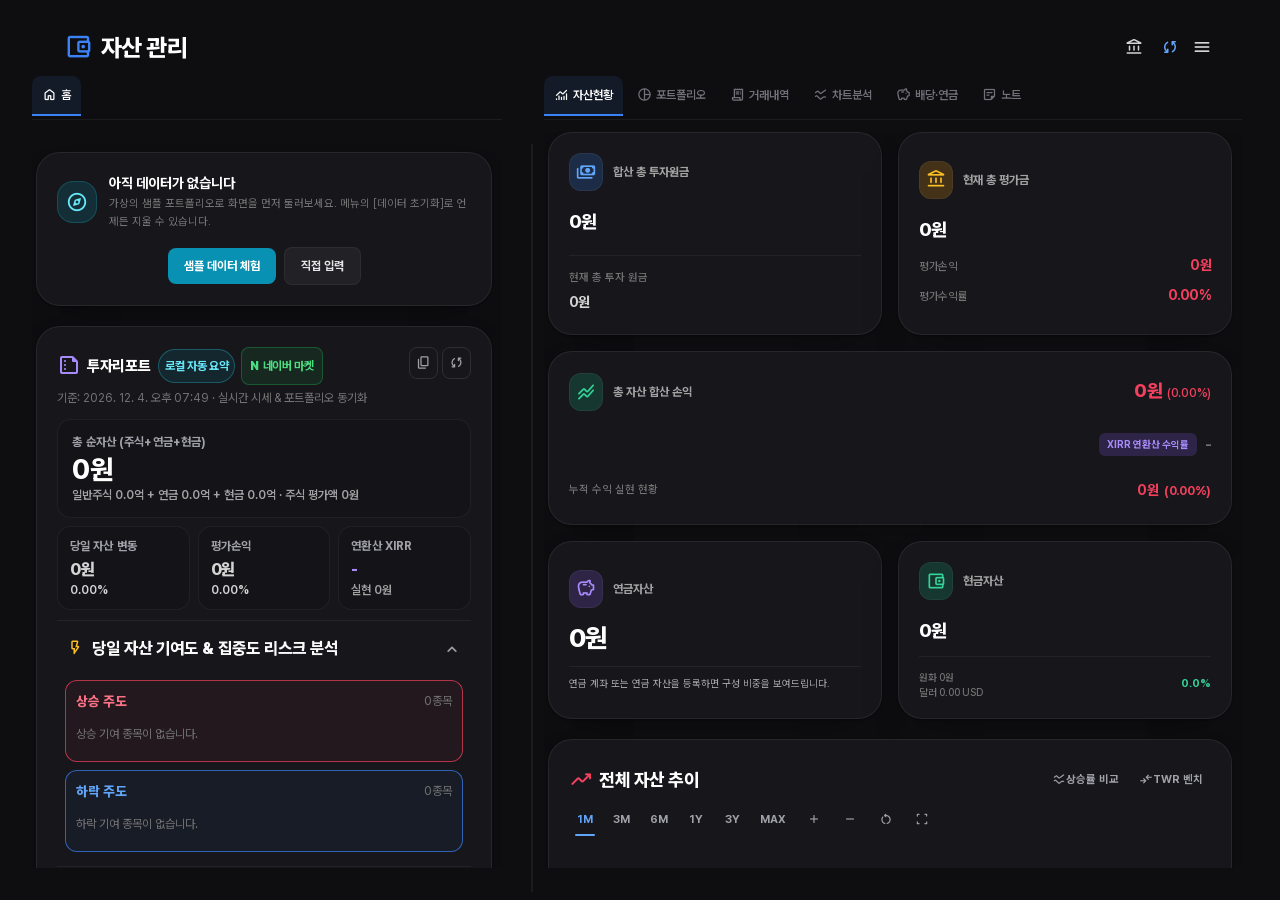
<file: index.html>
<!doctype html>
<html lang="ko">
<head>
    <meta charset="utf-8">
    <meta name="viewport" content="width=device-width, initial-scale=1">
    <title>자산 관리 시스템</title>
    <meta http-equiv="refresh" content="0; url=./Asset_Management_System.html">
    <script>location.replace('./Asset_Management_System.html');</script>
</head>
<body>
    <p><a href="./Asset_Management_System.html">자산 관리 시스템 열기</a></p>
</body>
</html>
</file>
